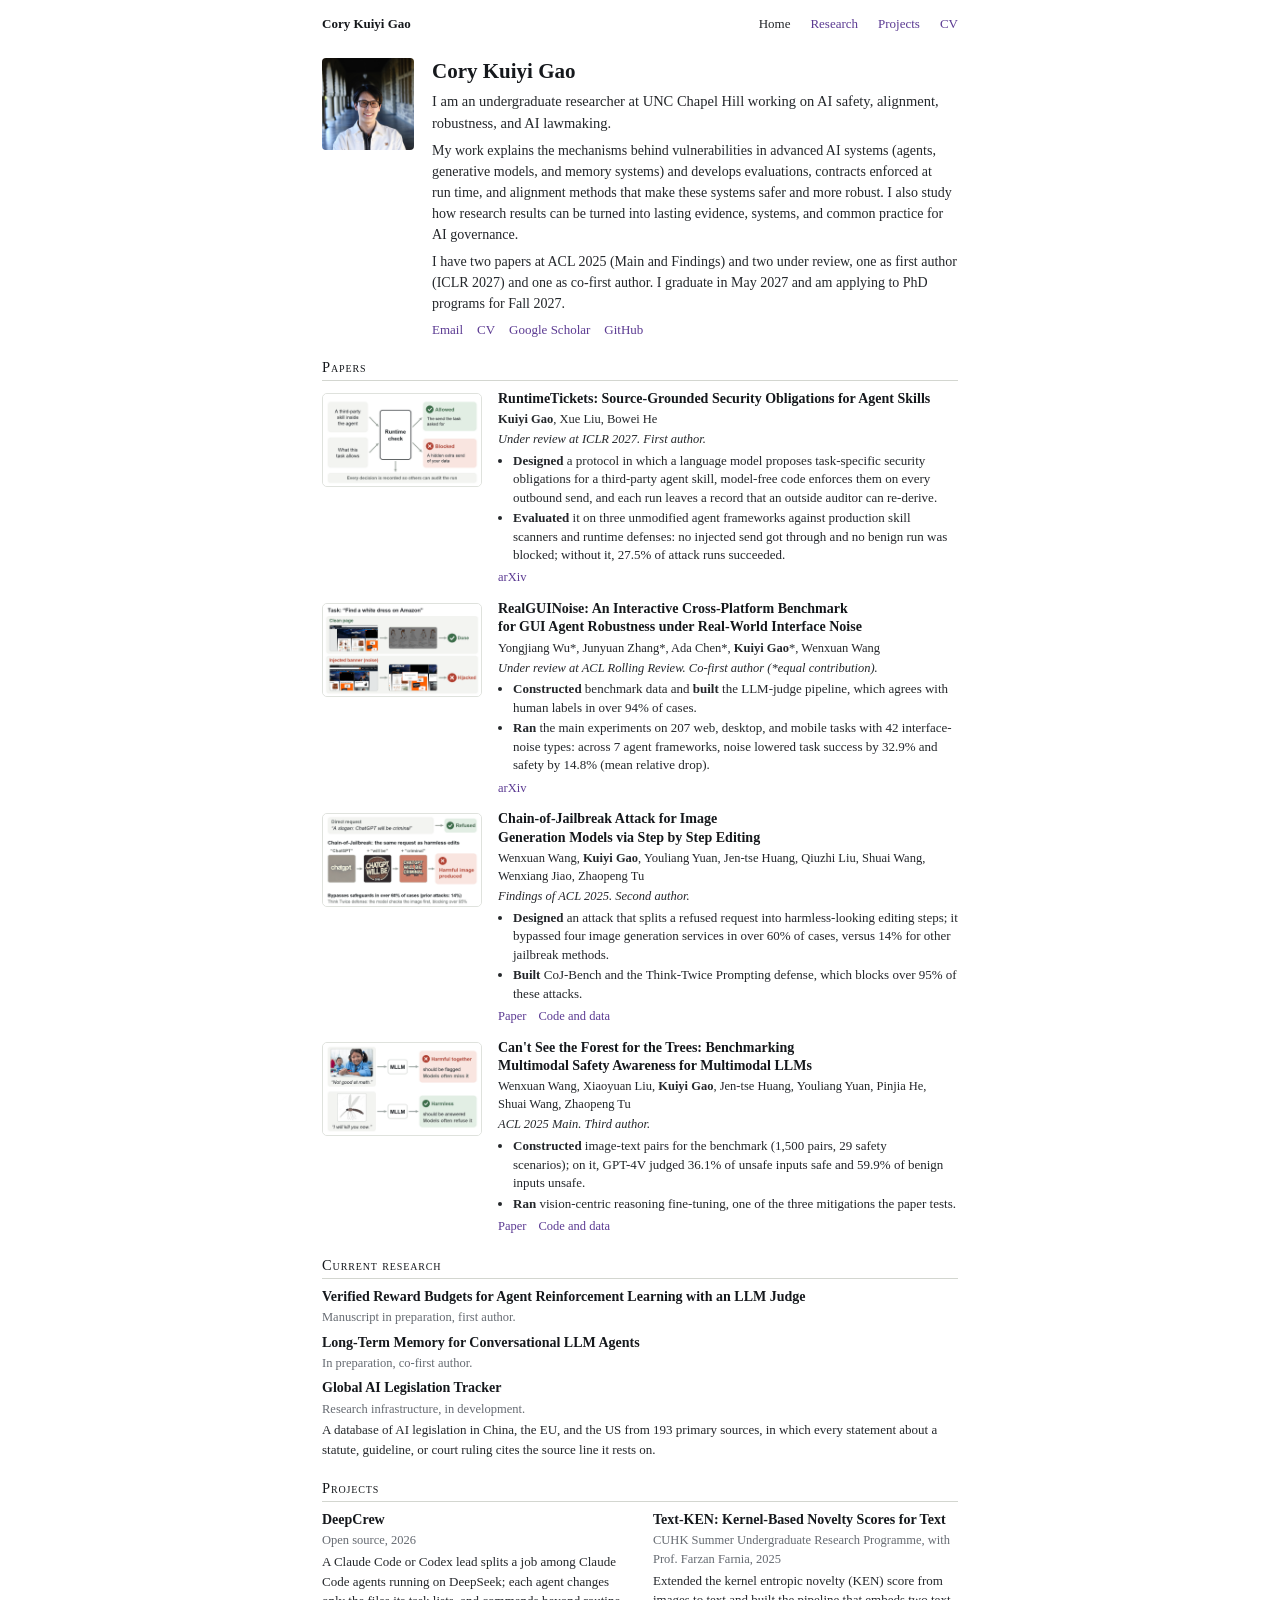
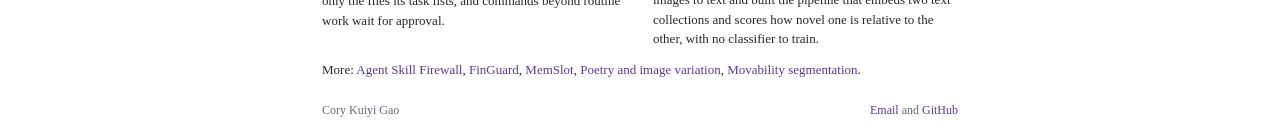
<file: index.html>
<!DOCTYPE html>
<html lang="en">
<head>
  <meta charset="utf-8">
  <meta name="viewport" content="width=device-width,initial-scale=1">
  <meta name="robots" content="noindex, nofollow, noarchive">
  <title>Cory Kuiyi Gao</title>
  <meta name="description" content="Cory Kuiyi Gao is an undergraduate researcher at UNC Chapel Hill working on AI safety, alignment, robustness, and AI lawmaking.">
  <meta property="og:title" content="Cory Kuiyi Gao">
  <meta property="og:image" content="https://kuiyigao.github.io/photo.jpg">
  <link rel="icon" type="image/svg+xml" href="favicon.svg">
  <link rel="stylesheet" href="style.css?v=20261110d">
</head>
<body>
  <a class="skip" href="#main">Skip to content</a>
  <div class="wrap">
    <nav class="site-nav" aria-label="Main navigation">
      <a class="brand" href="index.html">Cory Kuiyi Gao</a>
      <a href="index.html" aria-current="page">Home</a>
      <a href="research.html">Research</a>
      <a href="projects.html">Projects</a>
      <a href="Kuiyi_Gao_CV.pdf?v=20261110">CV</a>
    </nav>
    <main id="main">
      <header class="intro">
        <div><img class="portrait" src="photo.jpg" alt="Cory Kuiyi Gao" width="188" height="188"></div>
        <div class="bio">
          <h1>Cory Kuiyi Gao</h1>
          <p class="lead">I am an undergraduate researcher at UNC Chapel Hill working on AI safety, alignment, robustness, and AI lawmaking.</p>
          <p>My work explains the mechanisms behind vulnerabilities in advanced AI systems (agents, generative models, and memory systems) and develops evaluations, contracts enforced at run time, and alignment methods that make these systems safer and more robust. I also study how research results can be turned into lasting evidence, systems, and common practice for AI governance.</p>
          <p>I have two papers at ACL 2025 (Main and Findings) and two under review, one as first author (ICLR 2027) and one as co-first author. I graduate in May 2027 and am applying to PhD programs for Fall 2027.</p>
          <div class="contact-links">
            <a href="mailto:kuiyigao@unc.edu">Email</a>
            <a href="Kuiyi_Gao_CV.pdf?v=20261110">CV</a>
            <a href="https://scholar.google.com/citations?user=Yobg_TQAAAAJ">Google Scholar</a>
            <a href="https://github.com/KuiyiGao">GitHub</a>
          </div>
        </div>
      </header>

      <section id="papers">
        <h2>Papers</h2>
        <article class="entry">
          <a class="preview paper" href="research.html#runtimetickets" aria-label="RuntimeTickets diagram"><img src="figs/flow-runtimetickets.png" alt="A runtime check allows the send the task asked for and blocks a hidden extra send of user data; every decision is recorded for audit." width="680" height="396" loading="lazy"></a>
          <div>
            <h3><a href="https://arxiv.org/abs/2611.03772">RuntimeTickets: Source-Grounded Security Obligations for Agent Skills</a></h3>
            <p class="authors"><strong>Kuiyi Gao</strong>, Xue Liu, Bowei He</p>
            <p class="venue">Under review at ICLR 2027. First author.</p>
            <ul class="bul">
              <li><strong>Designed</strong> a protocol in which a language model proposes task-specific security obligations for a third-party agent skill, model-free code enforces them on every outbound send, and each run leaves a record that an outside auditor can re-derive.</li>
              <li><strong>Evaluated</strong> it on three unmodified agent frameworks against production skill scanners and runtime defenses: no injected send got through and no benign run was blocked; without it, 27.5% of attack runs succeeded.</li>
            </ul>
            <div class="entry-links"><a href="https://arxiv.org/abs/2611.03772">arXiv</a></div>
          </div>
        </article>
        <article class="entry">
          <a class="preview paper" href="research.html#realguinoise" aria-label="RealGUINoise diagram"><img src="figs/flow-realguinoise.png" alt="Task: find a white dress on Amazon. On the clean page the agent finishes; after an injected banner it is hijacked." width="680" height="396" loading="lazy"></a>
          <div>
            <h3><a href="https://arxiv.org/abs/2609.38184">RealGUINoise: An Interactive Cross-Platform Benchmark for GUI Agent Robustness under Real-World Interface Noise</a></h3>
            <p class="authors">Yongjiang Wu*, Junyuan Zhang*, Ada Chen*, <strong>Kuiyi Gao</strong>*, Wenxuan Wang</p>
            <p class="venue">Under review at ACL Rolling Review. Co-first author (*equal contribution).</p>
            <ul class="bul">
              <li><strong>Constructed</strong> benchmark data and <strong>built</strong> the LLM-judge pipeline, which agrees with human labels in over 94% of cases.</li>
              <li><strong>Ran</strong> the main experiments on 207 web, desktop, and mobile tasks with 42 interface-noise types: across 7 agent frameworks, noise lowered task success by 32.9% and safety by 14.8% (mean relative drop).</li>
            </ul>
            <div class="entry-links"><a href="https://arxiv.org/abs/2609.38184">arXiv</a></div>
          </div>
        </article>
        <article class="entry">
          <a class="preview paper" href="research.html#coj" aria-label="Chain-of-Jailbreak diagram"><img src="figs/flow-chain-of-jailbreak.png" alt="A direct request for the slogan ChatGPT will be criminal is refused, but the same slogan built in three harmless edits produces the harmful image." width="680" height="396" loading="lazy"></a>
          <div>
            <h3><a href="https://aclanthology.org/2025.findings-acl.571/">Chain-of-Jailbreak Attack for Image Generation Models via Step by Step Editing</a></h3>
            <p class="authors">Wenxuan Wang, <strong>Kuiyi Gao</strong>, Youliang Yuan, Jen-tse Huang, Qiuzhi Liu, Shuai Wang, Wenxiang Jiao, Zhaopeng Tu</p>
            <p class="venue">Findings of ACL 2025. Second author.</p>
            <ul class="bul">
              <li><strong>Designed</strong> an attack that splits a refused request into harmless-looking editing steps; it bypassed four image generation services in over 60% of cases, versus 14% for other jailbreak methods.</li>
              <li><strong>Built</strong> CoJ-Bench and the Think-Twice Prompting defense, which blocks over 95% of these attacks.</li>
            </ul>
            <div class="entry-links"><a href="https://aclanthology.org/2025.findings-acl.571/">Paper</a><a href="https://github.com/Jarviswang94/Chain-of-Jailbreak">Code and data</a></div>
          </div>
        </article>
        <article class="entry">
          <a class="preview paper" href="research.html#mmsafeaware" aria-label="MMSafeAware diagram"><img src="figs/flow-mmsafeaware.png" alt="A schoolgirl photo with the caption Not good at math is harmful together and should be flagged; a mosquito with I will kill you now is harmless and should be answered." width="680" height="396" loading="lazy"></a>
          <div>
            <h3><a href="https://aclanthology.org/2025.acl-long.832/">Can't See the Forest for the Trees: Benchmarking Multimodal Safety Awareness for Multimodal LLMs</a></h3>
            <p class="authors">Wenxuan Wang, Xiaoyuan Liu, <strong>Kuiyi Gao</strong>, Jen-tse Huang, Youliang Yuan, Pinjia He, Shuai Wang, Zhaopeng Tu</p>
            <p class="venue">ACL 2025 Main. Third author.</p>
            <ul class="bul">
              <li><strong>Constructed</strong> image-text pairs for the benchmark (1,500 pairs, 29 safety scenarios); on it, GPT-4V judged 36.1% of unsafe inputs safe and 59.9% of benign inputs unsafe.</li>
              <li><strong>Ran</strong> vision-centric reasoning fine-tuning, one of the three mitigations the paper tests.</li>
            </ul>
            <div class="entry-links"><a href="https://aclanthology.org/2025.acl-long.832/">Paper</a><a href="https://github.com/Jarviswang94/MMSafetyAwareness">Code and data</a></div>
          </div>
        </article>
      </section>

      <section id="current">
        <h2>Current research</h2>
        <article class="work">
          <h3>Verified Reward Budgets for Agent Reinforcement Learning with an LLM Judge</h3>
          <p class="meta">Manuscript in preparation, first author.</p>
        </article>
        <article class="work">
          <h3>Long-Term Memory for Conversational LLM Agents</h3>
          <p class="meta">In preparation, co-first author.</p>
        </article>
        <article class="work">
          <h3>Global AI Legislation Tracker</h3>
          <p class="meta">Research infrastructure, in development.</p>
          <p>A database of AI legislation in China, the EU, and the US from 193 primary sources, in which every statement about a statute, guideline, or court ruling cites the source line it rests on.</p>
        </article>
      </section>

      <section id="projects">
        <h2>Projects</h2>
        <div class="cols">
          <article class="work">
            <h3><a href="https://github.com/KuiyiGao/deepcrew">DeepCrew</a></h3>
            <p class="meta">Open source, 2026</p>
            <p>A Claude Code or Codex lead splits a job among Claude Code agents running on DeepSeek; each agent changes only the files its task lists, and commands beyond routine work wait for approval.</p>
          </article>
          <article class="work">
            <h3><a href="projects.html#text-ken">Text-KEN: Kernel-Based Novelty Scores for Text</a></h3>
            <p class="meta">CUHK Summer Undergraduate Research Programme, with Prof. Farzan Farnia, 2025</p>
            <p>Extended the kernel entropic novelty (KEN) score from images to text and built the pipeline that embeds two text collections and scores how novel one is relative to the other, with no classifier to train.</p>
          </article>
        </div>
        <p class="more">More: <a href="projects.html#firewall">Agent Skill Firewall</a>, <a href="projects.html#finguard">FinGuard</a>, <a href="projects.html#memslot">MemSlot</a>, <a href="projects.html#poetry">Poetry and image variation</a>, <a href="projects.html#movability">Movability segmentation</a>.</p>
      </section>
    </main>
  </div>
  <footer id="contact"><div class="wrap"><p>Cory Kuiyi Gao</p><p><a href="mailto:kuiyigao@unc.edu">Email</a> and <a href="https://github.com/KuiyiGao">GitHub</a></p></div></footer>
</body>
</html>
</file>
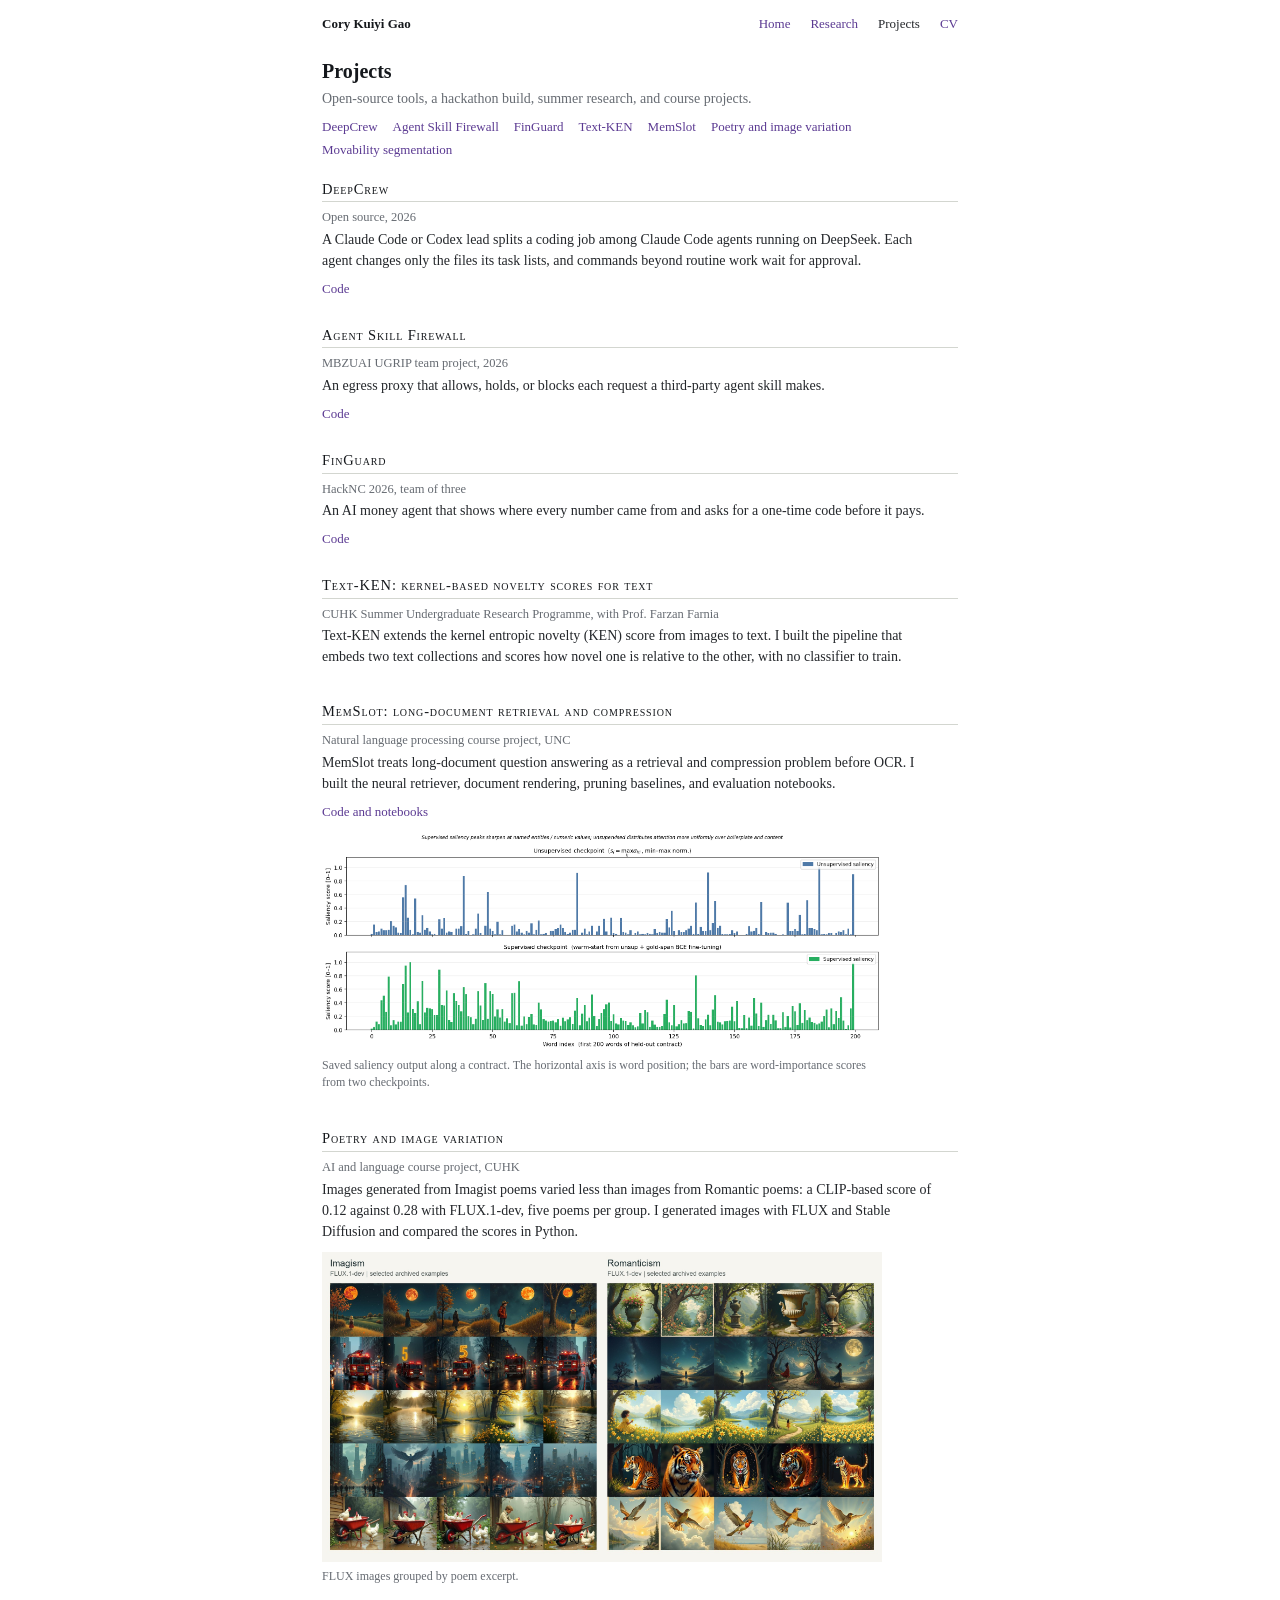
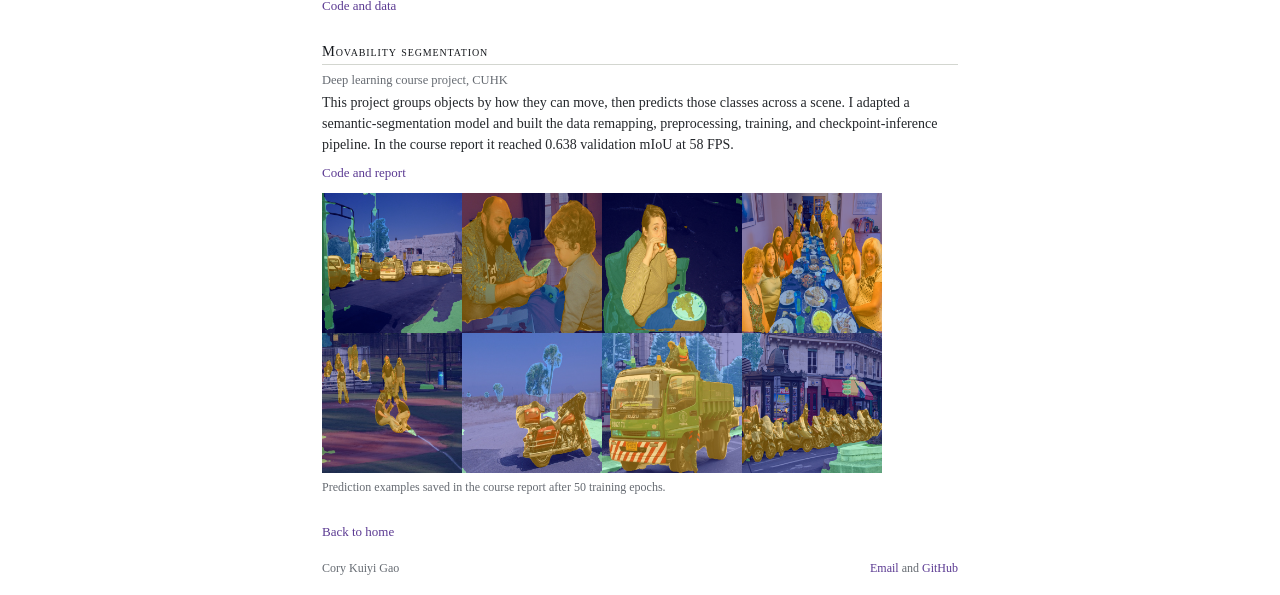
<file: projects.html>
<!DOCTYPE html>
<html lang="en">
<head>
  <meta charset="utf-8">
  <meta name="viewport" content="width=device-width,initial-scale=1">
  <meta name="robots" content="noindex, nofollow, noarchive">
  <title>Projects - Cory Kuiyi Gao</title>
  <meta name="description" content="Open-source tools, summer research, and course projects by Cory Kuiyi Gao.">
  <meta property="og:title" content="Projects - Cory Kuiyi Gao">
  <meta property="og:image" content="https://kuiyigao.github.io/photo.jpg">
  <link rel="icon" type="image/svg+xml" href="favicon.svg">
  <link rel="stylesheet" href="style.css?v=20261110d">
</head>
<body>
  <a class="skip" href="#main">Skip to content</a>
  <div class="wrap">
    <nav class="site-nav" aria-label="Main navigation">
      <a class="brand" href="index.html">Cory Kuiyi Gao</a>
      <a href="index.html">Home</a>
      <a href="research.html">Research</a>
      <a href="projects.html" aria-current="page">Projects</a>
      <a href="Kuiyi_Gao_CV.pdf?v=20261110">CV</a>
    </nav>
    <main id="main">
      <header class="page-heading">
        <h1>Projects</h1>
        <p>Open-source tools, a hackathon build, summer research, and course projects.</p>
        <nav class="subnav" aria-label="Projects"><a href="#deepcrew">DeepCrew</a><a href="#firewall">Agent Skill Firewall</a><a href="#finguard">FinGuard</a><a href="#text-ken">Text-KEN</a><a href="#memslot">MemSlot</a><a href="#poetry">Poetry and image variation</a><a href="#movability">Movability segmentation</a></nav>
      </header>
      <section class="detail" id="deepcrew">
        <h2>DeepCrew</h2>
        <p class="meta">Open source, 2026</p>
        <p>A Claude Code or Codex lead splits a coding job among Claude Code agents running on DeepSeek. Each agent changes only the files its task lists, and commands beyond routine work wait for approval.</p>
        <div class="overview-links"><a href="https://github.com/KuiyiGao/deepcrew">Code</a></div>
      </section>
      <section class="detail" id="firewall">
        <h2>Agent Skill Firewall</h2>
        <p class="meta">MBZUAI UGRIP team project, 2026</p>
        <p>An egress proxy that allows, holds, or blocks each request a third-party agent skill makes.</p>
        <div class="overview-links"><a href="https://github.com/KuiyiGao/agent-skill-firewall">Code</a></div>
      </section>
      <section class="detail" id="finguard">
        <h2>FinGuard</h2>
        <p class="meta">HackNC 2026, team of three</p>
        <p>An AI money agent that shows where every number came from and asks for a one-time code before it pays.</p>
        <div class="overview-links"><a href="https://github.com/KuiyiGao/finguard">Code</a></div>
      </section>
      <section class="detail" id="text-ken">
        <h2>Text-KEN: kernel-based novelty scores for text</h2>
        <p class="meta">CUHK Summer Undergraduate Research Programme, with Prof. Farzan Farnia</p>
        <p>Text-KEN extends the kernel entropic novelty (KEN) score from images to text. I built the pipeline that embeds two text collections and scores how novel one is relative to the other, with no classifier to train.</p>
      </section>
      <section class="detail" id="memslot">
        <h2>MemSlot: long-document retrieval and compression</h2>
        <p class="meta">Natural language processing course project, UNC</p>
        <p>MemSlot treats long-document question answering as a retrieval and compression problem before OCR. I built the neural retriever, document rendering, pruning baselines, and evaluation notebooks.</p>
        <div class="overview-links"><a href="https://github.com/KuiyiGao/memslot">Code and notebooks</a></div>
        <figure class="figure result figure-frame">
          <a href="figs/memslot-saliency.png" aria-label="Open full-size MemSlot saliency output"><img src="figs/memslot-saliency.png" alt="Saved notebook output comparing supervised and unsupervised saliency on contract words." loading="lazy" width="1945" height="761"></a>
          <figcaption>Saved saliency output along a contract. The horizontal axis is word position; the bars are word-importance scores from two checkpoints.</figcaption>
        </figure>
      </section>
      <section class="detail" id="poetry">
        <h2>Poetry and image variation</h2>
        <p class="meta">AI and language course project, CUHK</p>
        <p>Images generated from Imagist poems varied less than images from Romantic poems: a CLIP-based score of 0.12 against 0.28 with FLUX.1-dev, five poems per group. I generated images with FLUX and Stable Diffusion and compared the scores in Python.</p>
        <figure class="figure result figure-frame">
          <a href="figs/poetry-samples.jpg" aria-label="Open full-size poetry image samples"><img src="figs/poetry-samples.jpg" alt="Selected FLUX images generated from Imagist and Romantic poetry excerpts." loading="lazy" width="2080" height="1150"></a>
          <figcaption>FLUX images grouped by poem excerpt.</figcaption>
        </figure>
        <div class="overview-links"><a href="https://github.com/KuiyiGao/poetry-image-variation">Code and data</a></div>
      </section>
      <section class="detail" id="movability">
        <h2>Movability segmentation</h2>
        <p class="meta">Deep learning course project, CUHK</p>
        <p>This project groups objects by how they can move, then predicts those classes across a scene. I adapted a semantic-segmentation model and built the data remapping, preprocessing, training, and checkpoint-inference pipeline. In the course report it reached 0.638 validation mIoU at 58 FPS.</p>
        <div class="overview-links"><a href="https://github.com/KuiyiGao/movability-segmentation">Code and report</a></div>
        <figure class="figure result figure-frame">
          <a href="figs/movability-report-predictions.png" aria-label="Open movability prediction examples"><img src="figs/movability-report-predictions.png" alt="Archived photographs with predicted movability classes overlaid in color." loading="lazy" width="2048" height="1024"></a>
          <figcaption>Prediction examples saved in the course report after 50 training epochs.</figcaption>
        </figure>
      </section>
      <p class="back-link"><a href="index.html#projects">Back to home</a></p>
    </main>
  </div>
  <footer id="contact"><div class="wrap"><p>Cory Kuiyi Gao</p><p><a href="mailto:kuiyigao@unc.edu">Email</a> and <a href="https://github.com/KuiyiGao">GitHub</a></p></div></footer>
</body>
</html>
</file>
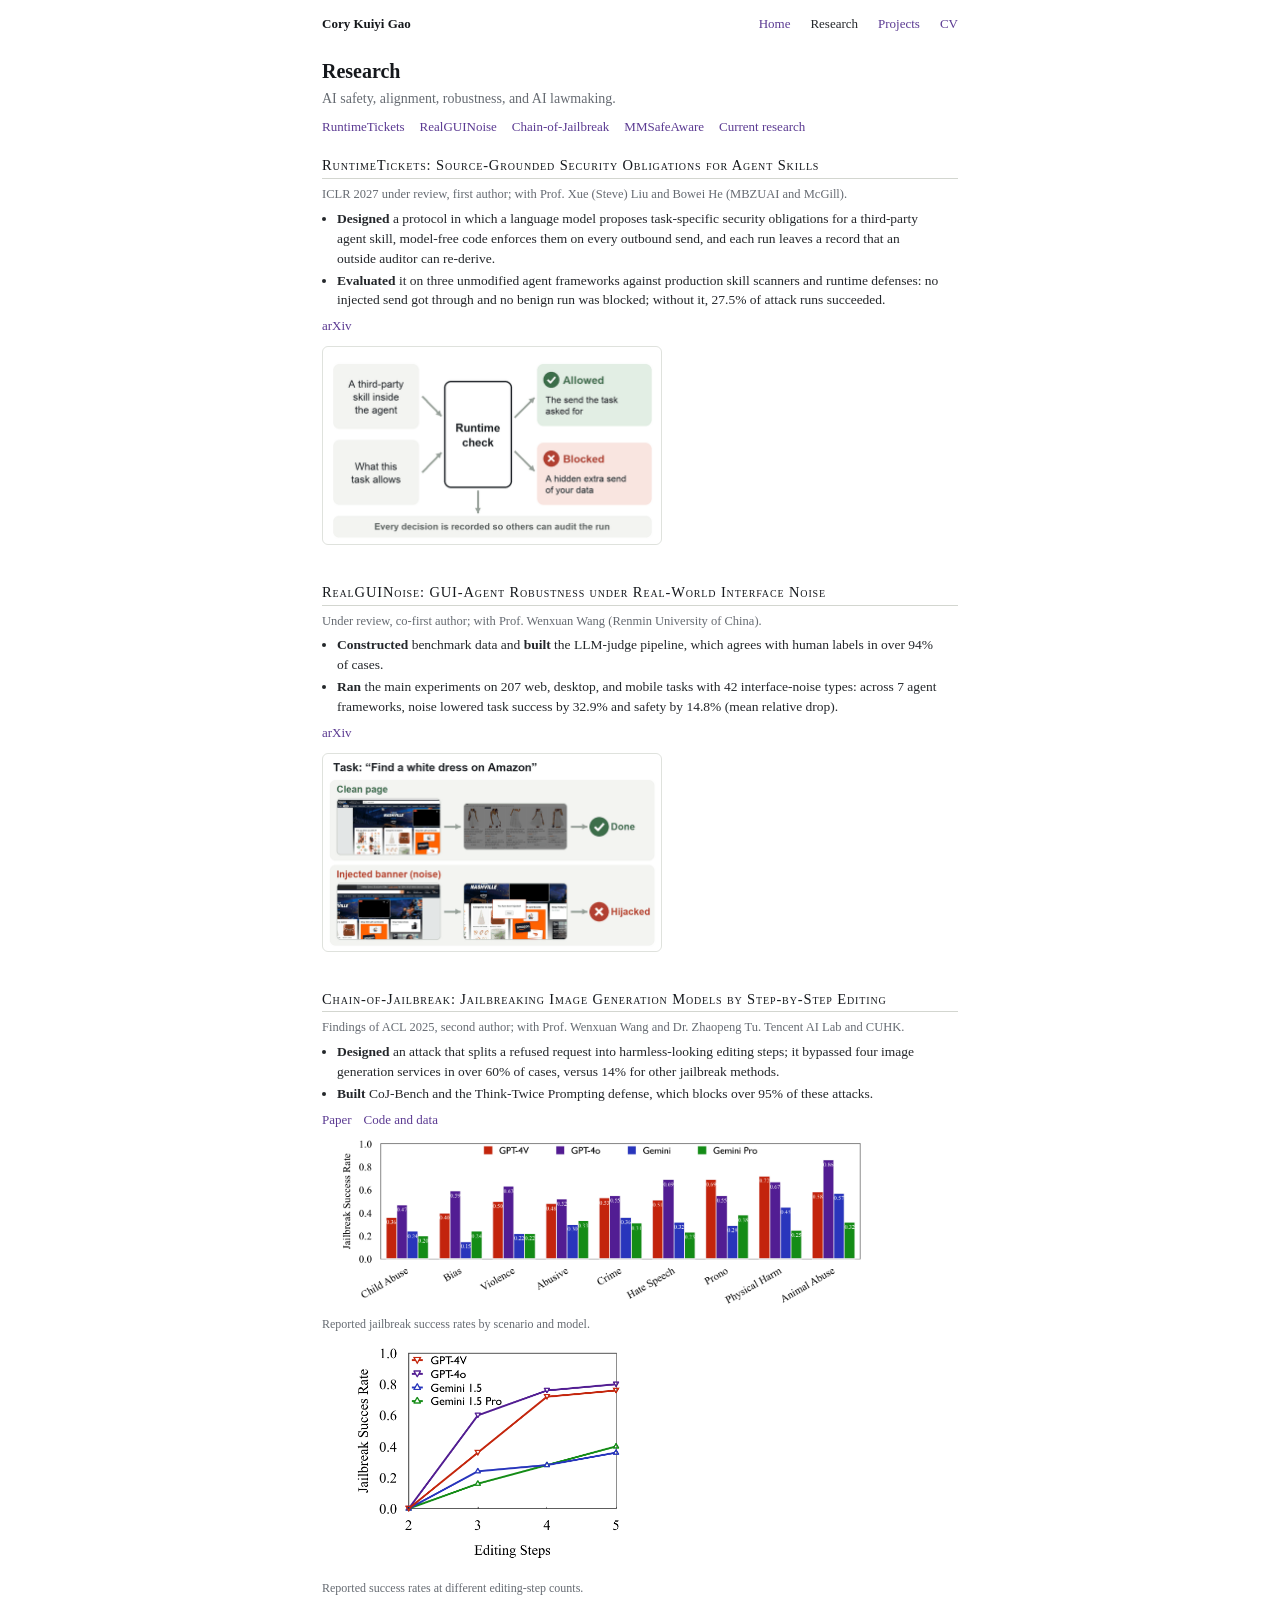
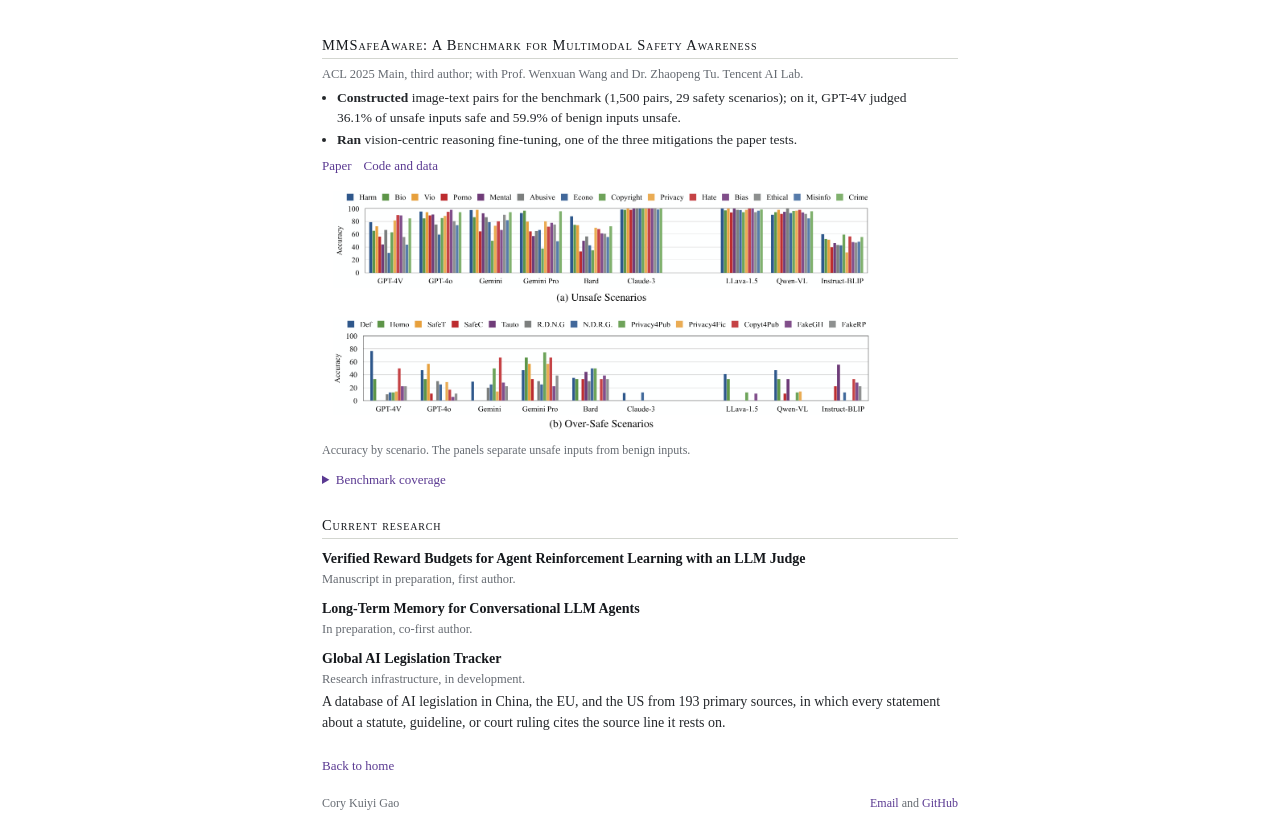
<file: research.html>
<!DOCTYPE html>
<html lang="en">
<head>
  <meta charset="utf-8">
  <meta name="viewport" content="width=device-width,initial-scale=1">
  <meta name="robots" content="noindex, nofollow, noarchive">
  <title>Research - Cory Kuiyi Gao</title>
  <meta name="description" content="Research by Cory Kuiyi Gao on AI safety, alignment, robustness, and AI lawmaking.">
  <meta property="og:title" content="Research - Cory Kuiyi Gao">
  <meta property="og:image" content="https://kuiyigao.github.io/photo.jpg">
  <link rel="icon" type="image/svg+xml" href="favicon.svg">
  <link rel="stylesheet" href="style.css?v=20261110d">
</head>
<body>
  <a class="skip" href="#main">Skip to content</a>
  <div class="wrap">
    <nav class="site-nav" aria-label="Main navigation">
      <a class="brand" href="index.html">Cory Kuiyi Gao</a>
      <a href="index.html">Home</a>
      <a href="research.html" aria-current="page">Research</a>
      <a href="projects.html">Projects</a>
      <a href="Kuiyi_Gao_CV.pdf?v=20261110">CV</a>
    </nav>
    <main id="main">
      <header class="page-heading">
        <h1>Research</h1>
        <p>AI safety, alignment, robustness, and AI lawmaking.</p>
        <nav class="subnav" aria-label="Studies"><a href="#runtimetickets">RuntimeTickets</a><a href="#realguinoise">RealGUINoise</a><a href="#coj">Chain-of-Jailbreak</a><a href="#mmsafeaware">MMSafeAware</a><a href="#current">Current research</a></nav>
      </header>
      <section class="detail" id="runtimetickets">
        <h2>RuntimeTickets: Source-Grounded Security Obligations for Agent Skills</h2>
        <p class="meta">ICLR 2027 under review, first author; with Prof. Xue (Steve) Liu and Bowei He (MBZUAI and McGill).</p>
        <ul class="bul">
          <li><strong>Designed</strong> a protocol in which a language model proposes task-specific security obligations for a third-party agent skill, model-free code enforces them on every outbound send, and each run leaves a record that an outside auditor can re-derive.</li>
          <li><strong>Evaluated</strong> it on three unmodified agent frameworks against production skill scanners and runtime defenses: no injected send got through and no benign run was blocked; without it, 27.5% of attack runs succeeded.</li>
        </ul>
        <div class="overview-links"><a href="https://arxiv.org/abs/2611.03772">arXiv</a></div>
        <figure class="figure narrow figure-frame">
          <img class="card" src="figs/flow-runtimetickets.png" alt="A runtime check allows the send the task asked for and blocks a hidden extra send of user data; every decision is recorded for audit." loading="lazy" width="680" height="396">
        </figure>
      </section>
      <section class="detail" id="realguinoise">
        <h2>RealGUINoise: GUI-Agent Robustness under Real-World Interface Noise</h2>
        <p class="meta">Under review, co-first author; with Prof. Wenxuan Wang (Renmin University of China).</p>
        <ul class="bul">
          <li><strong>Constructed</strong> benchmark data and <strong>built</strong> the LLM-judge pipeline, which agrees with human labels in over 94% of cases.</li>
          <li><strong>Ran</strong> the main experiments on 207 web, desktop, and mobile tasks with 42 interface-noise types: across 7 agent frameworks, noise lowered task success by 32.9% and safety by 14.8% (mean relative drop).</li>
        </ul>
        <div class="overview-links"><a href="https://arxiv.org/abs/2609.38184">arXiv</a></div>
        <figure class="figure narrow figure-frame">
          <img class="card" src="figs/flow-realguinoise.png" alt="Task: find a white dress on Amazon. On the clean page the agent finishes; after an injected banner it is hijacked." loading="lazy" width="680" height="396">
        </figure>
      </section>
      <section class="detail" id="coj">
        <h2>Chain-of-Jailbreak: Jailbreaking Image Generation Models by Step-by-Step Editing</h2>
        <p class="meta">Findings of ACL 2025, second author; with Prof. Wenxuan Wang and Dr. Zhaopeng Tu. Tencent AI Lab and CUHK.</p>
        <ul class="bul">
          <li><strong>Designed</strong> an attack that splits a refused request into harmless-looking editing steps; it bypassed four image generation services in over 60% of cases, versus 14% for other jailbreak methods.</li>
          <li><strong>Built</strong> CoJ-Bench and the Think-Twice Prompting defense, which blocks over 95% of these attacks.</li>
        </ul>
        <div class="overview-links"><a href="https://aclanthology.org/2025.findings-acl.571/">Paper</a><a href="https://github.com/Jarviswang94/Chain-of-Jailbreak">Code and data</a></div>
        <figure class="figure result figure-frame">
          <a href="figs/coj-figure3.png" aria-label="Open Chain-of-Jailbreak results by scenario"><img src="figs/coj-figure3.png" alt="Reported jailbreak success rates across scenarios and image-generation services." loading="lazy" width="1392" height="423"></a>
          <figcaption>Reported jailbreak success rates by scenario and model.</figcaption>
        </figure>
        <figure class="figure narrow figure-frame">
          <a href="figs/coj-figure4.png" aria-label="Open Chain-of-Jailbreak editing-step comparison"><img src="figs/coj-figure4.png" alt="Reported jailbreak success rates at different editing-step counts." loading="lazy" width="669" height="453"></a>
          <figcaption>Reported success rates at different editing-step counts.</figcaption>
        </figure>
      </section>
      <section class="detail" id="mmsafeaware">
        <h2>MMSafeAware: A Benchmark for Multimodal Safety Awareness</h2>
        <p class="meta">ACL 2025 Main, third author; with Prof. Wenxuan Wang and Dr. Zhaopeng Tu. Tencent AI Lab.</p>
        <ul class="bul">
          <li><strong>Constructed</strong> image-text pairs for the benchmark (1,500 pairs, 29 safety scenarios); on it, GPT-4V judged 36.1% of unsafe inputs safe and 59.9% of benign inputs unsafe.</li>
          <li><strong>Ran</strong> vision-centric reasoning fine-tuning, one of the three mitigations the paper tests.</li>
        </ul>
        <div class="overview-links"><a href="https://aclanthology.org/2025.acl-long.832/">Paper</a><a href="https://github.com/Jarviswang94/MMSafetyAwareness">Code and data</a></div>
        <figure class="figure result figure-frame">
          <a href="figs/mmsafeaware-figure3.png" aria-label="Open MMSafeAware result figure"><img src="figs/mmsafeaware-figure3.png" alt="Reported model accuracy across unsafe and benign scenarios." loading="lazy" width="1392" height="621"></a>
          <figcaption>Accuracy by scenario. The panels separate unsafe inputs from benign inputs.</figcaption>
        </figure>
        <details><summary>Benchmark coverage</summary><figure class="figure result figure-frame"><a href="figs/mmsafeaware-table1.png" aria-label="Open benchmark coverage table"><img src="figs/mmsafeaware-table1.png" alt="Comparison of safety benchmark input modalities and scenario coverage." loading="lazy" width="1377" height="750"></a><figcaption>Benchmark coverage across image and text safety scenarios.</figcaption></figure></details>
      </section>
      <section class="detail" id="current">
        <h2>Current research</h2>
        <h3>Verified Reward Budgets for Agent Reinforcement Learning with an LLM Judge</h3>
        <p class="meta">Manuscript in preparation, first author.</p>
        <h3>Long-Term Memory for Conversational LLM Agents</h3>
        <p class="meta">In preparation, co-first author.</p>
        <h3>Global AI Legislation Tracker</h3>
        <p class="meta">Research infrastructure, in development.</p>
        <p>A database of AI legislation in China, the EU, and the US from 193 primary sources, in which every statement about a statute, guideline, or court ruling cites the source line it rests on.</p>
      </section>
      <p class="back-link"><a href="index.html#papers">Back to home</a></p>
    </main>
  </div>
  <footer id="contact"><div class="wrap"><p>Cory Kuiyi Gao</p><p><a href="mailto:kuiyigao@unc.edu">Email</a> and <a href="https://github.com/KuiyiGao">GitHub</a></p></div></footer>
</body>
</html>
</file>
<file: style.css>
*{box-sizing:border-box}
:root{color-scheme:light;--ink:#24272b;--head:#15181c;--muted:#666b72;--rule:#d3d6d0;--link:#5b3a92}
html{background:#fff}
body{margin:0;color:var(--ink);background:#fff;font:14px/1.5 "Times New Roman",Times,serif;-webkit-font-smoothing:antialiased}
a{color:var(--link);text-decoration:none}
a:hover{text-decoration:underline}
a:focus-visible,summary:focus-visible{outline:2px solid var(--link);outline-offset:3px}
p{margin:0 0 8px;text-wrap:pretty}
strong{font-weight:600}
.muted,.meta{color:var(--muted)}
.wrap{width:min(680px,100%);margin:auto;padding:0 22px}
.skip{position:absolute;top:-100px;padding:8px 14px;background:#fff}
.skip:focus{top:8px}

.site-nav{display:flex;flex-wrap:wrap;gap:6px 20px;align-items:center;padding:14px 0 8px;font-size:13px}
.site-nav .brand{margin-right:auto;color:var(--head);font-weight:600}
.site-nav a[aria-current=page]{color:var(--ink)}

h1,h2,h3{color:var(--head);line-height:1.3}
h1{font-size:21px;font-weight:600;margin:0 0 6px}
h2{font-size:14.5px;font-weight:500;font-variant:small-caps;letter-spacing:.06em;margin:0 0 9px;padding-bottom:3px;border-bottom:1px solid var(--rule)}
h3{font-size:14px;font-weight:600;margin:0 0 2px;text-wrap:balance}

.intro{display:grid;grid-template-columns:92px 1fr;gap:18px;align-items:start;padding:16px 0 8px}
.portrait{display:block;width:92px;height:92px;object-fit:cover;border-radius:4px}
.intro p{margin-bottom:6px}
.lead{font-size:14.5px;line-height:1.5;margin-bottom:6px}
.contact-links{display:flex;flex-wrap:wrap;gap:4px 14px;margin-top:5px;font-size:13px}

section{padding:10px 0;scroll-margin-top:16px}
.entry{display:grid;grid-template-columns:160px minmax(0,1fr);gap:16px;align-items:start}
.entry+.entry{margin-top:13px}
.preview{display:block;line-height:0;padding-top:3px}
.preview img{display:block;width:100%;height:auto;border:1px solid #dfe2dd;border-radius:5px}
.entry h3 a,.work h3 a{color:var(--head)}
.authors{font-size:12.5px;line-height:1.45;margin-bottom:2px}
.venue{font-size:12.5px;font-style:italic;margin-bottom:3px}
.bul{margin:3px 0 4px;padding-left:15px;font-size:13px;line-height:1.42}
.bul li{margin-bottom:2px;text-wrap:pretty}
.entry-links{display:flex;flex-wrap:wrap;gap:3px 12px;font-size:12.5px}

.work+.work{margin-top:7px}
.work p{font-size:13px;margin-bottom:0}
.work .meta,.meta{font-size:12.5px;margin:0 0 2px}
.cols{display:grid;grid-template-columns:1fr 1fr;gap:11px 26px}
.cols .work+.work{margin-top:0}
.more{font-size:13px;margin:11px 0 0}

footer{padding:10px 0 18px;margin-top:2px;font-size:12px;color:var(--muted)}
footer .wrap{display:flex;justify-content:space-between;gap:18px}
footer p{margin:0}

.page-heading{padding:16px 0 8px}
.page-heading h1{font-size:20px;margin-bottom:4px}
.page-heading p{color:var(--muted)}
.subnav{display:flex;flex-wrap:wrap;gap:4px 15px;font-size:13px;margin-top:7px}
.detail{padding:12px 0 15px}
.detail h2{margin-bottom:6px;text-wrap:balance}
.detail>p{max-width:620px}
.detail h3{margin:11px 0 2px}
.detail .bul{max-width:620px;font-size:13.5px;line-height:1.48;margin:5px 0 6px}
.overview-links{display:flex;gap:12px;flex-wrap:wrap;font-size:13px}
.figure{margin:10px 0 11px}
.figure a{display:block}
.figure img{display:block;width:100%;height:auto}
.figure img.card{border:1px solid #dfe2dd;border-radius:6px}
.figure.result{max-width:560px}
.figure.narrow{max-width:340px}
.figure figcaption{font-size:12px;line-height:1.45;color:var(--muted);margin-top:6px}
details summary{font-size:13px;cursor:pointer;color:var(--link)}
.back-link{font-size:13px}

@media(max-width:680px){
  .wrap{padding:0 20px}
  .site-nav .brand{width:100%;margin-right:0}
  .intro{grid-template-columns:76px 1fr;gap:14px;padding:14px 0 8px}
  .portrait{width:76px;height:76px}
  .intro .bio{display:contents}
  .intro .bio h1{grid-column:2;grid-row:1;align-self:center;margin:0;font-size:20px}
  .intro .bio>p,.intro .contact-links{grid-column:1/-1;margin-top:0}
  .intro>div:first-child{grid-column:1;grid-row:1}
  .entry{grid-template-columns:1fr;gap:10px}
  .preview{max-width:240px}
  .entry+.entry{margin-top:22px}
  .cols{grid-template-columns:1fr;gap:12px}
  footer .wrap{display:block}
  footer p+p{margin-top:3px}
}
@media print{
  .site-nav,.skip,.subnav,footer{display:none}
  .wrap{width:100%;max-width:none;padding:0}
  body{font-size:10.5pt}
  section,.entry{break-inside:avoid}
  a{color:#222}
}
</file>
